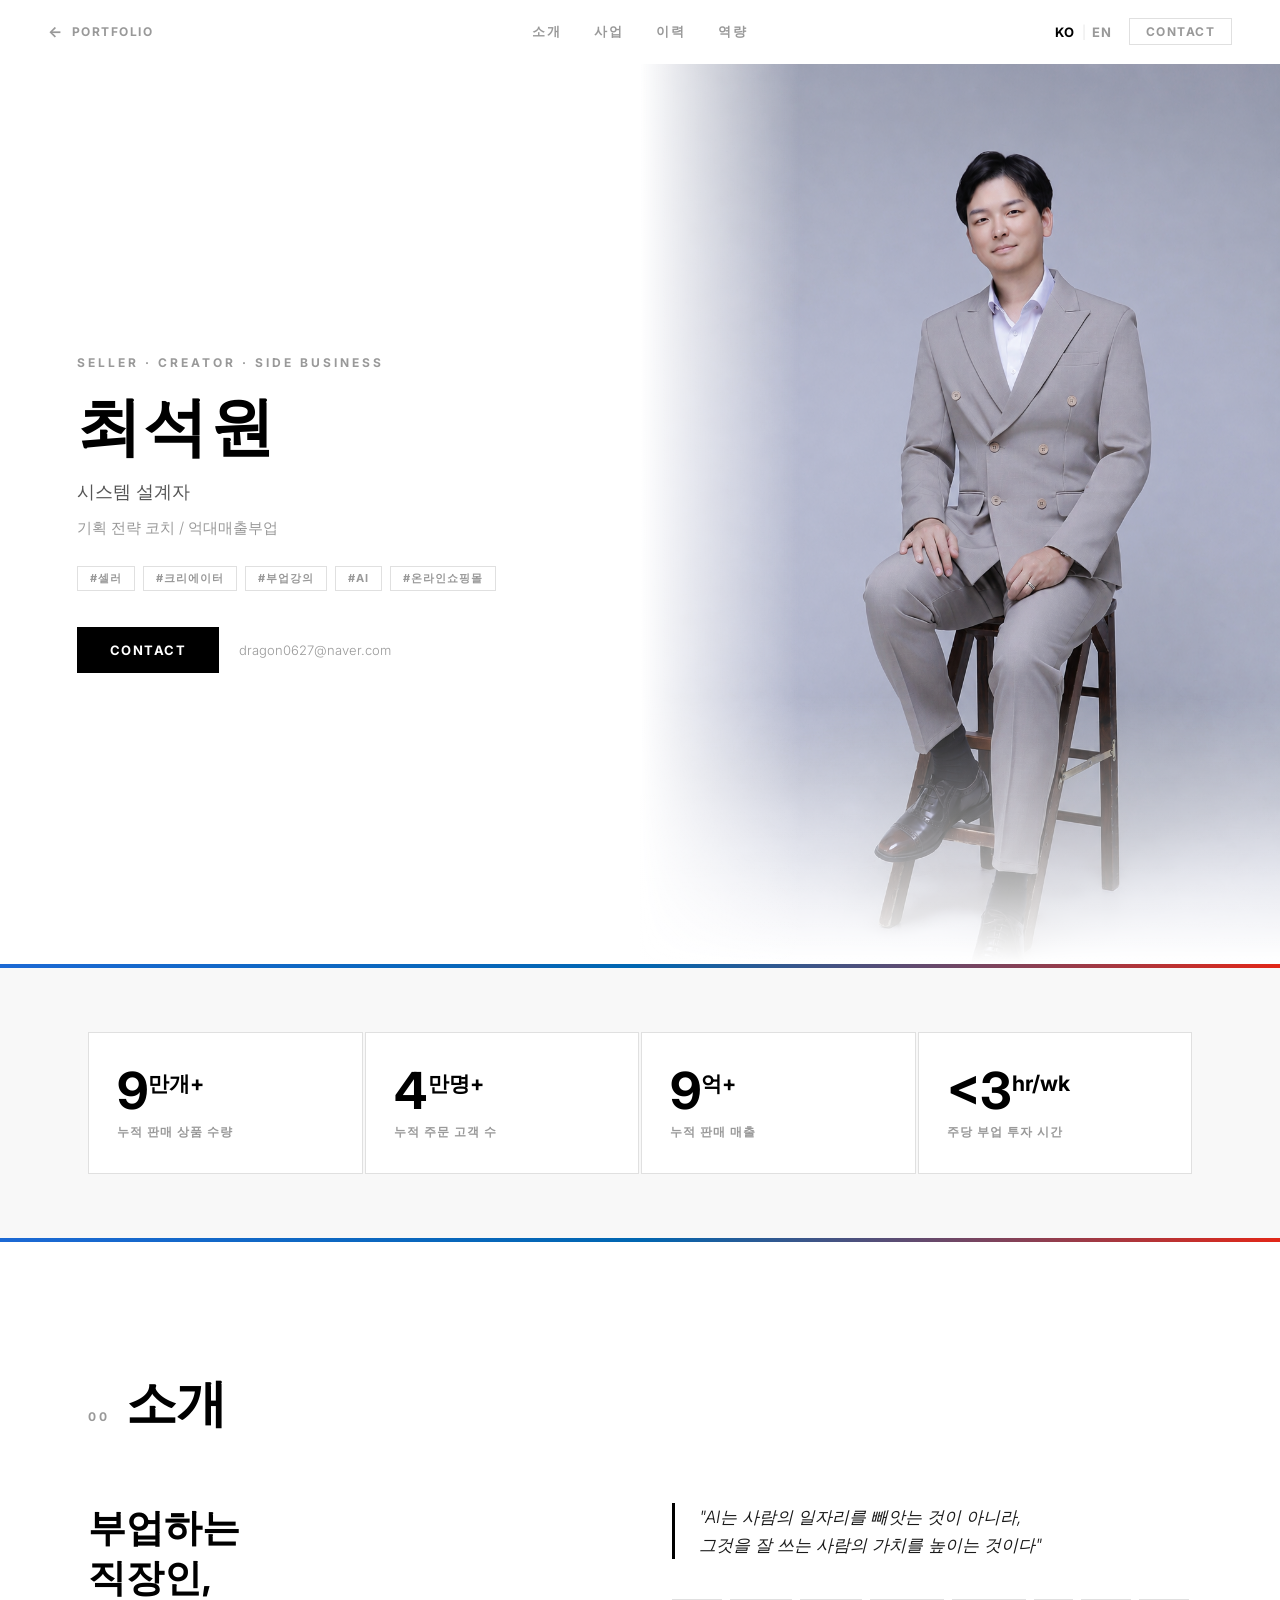
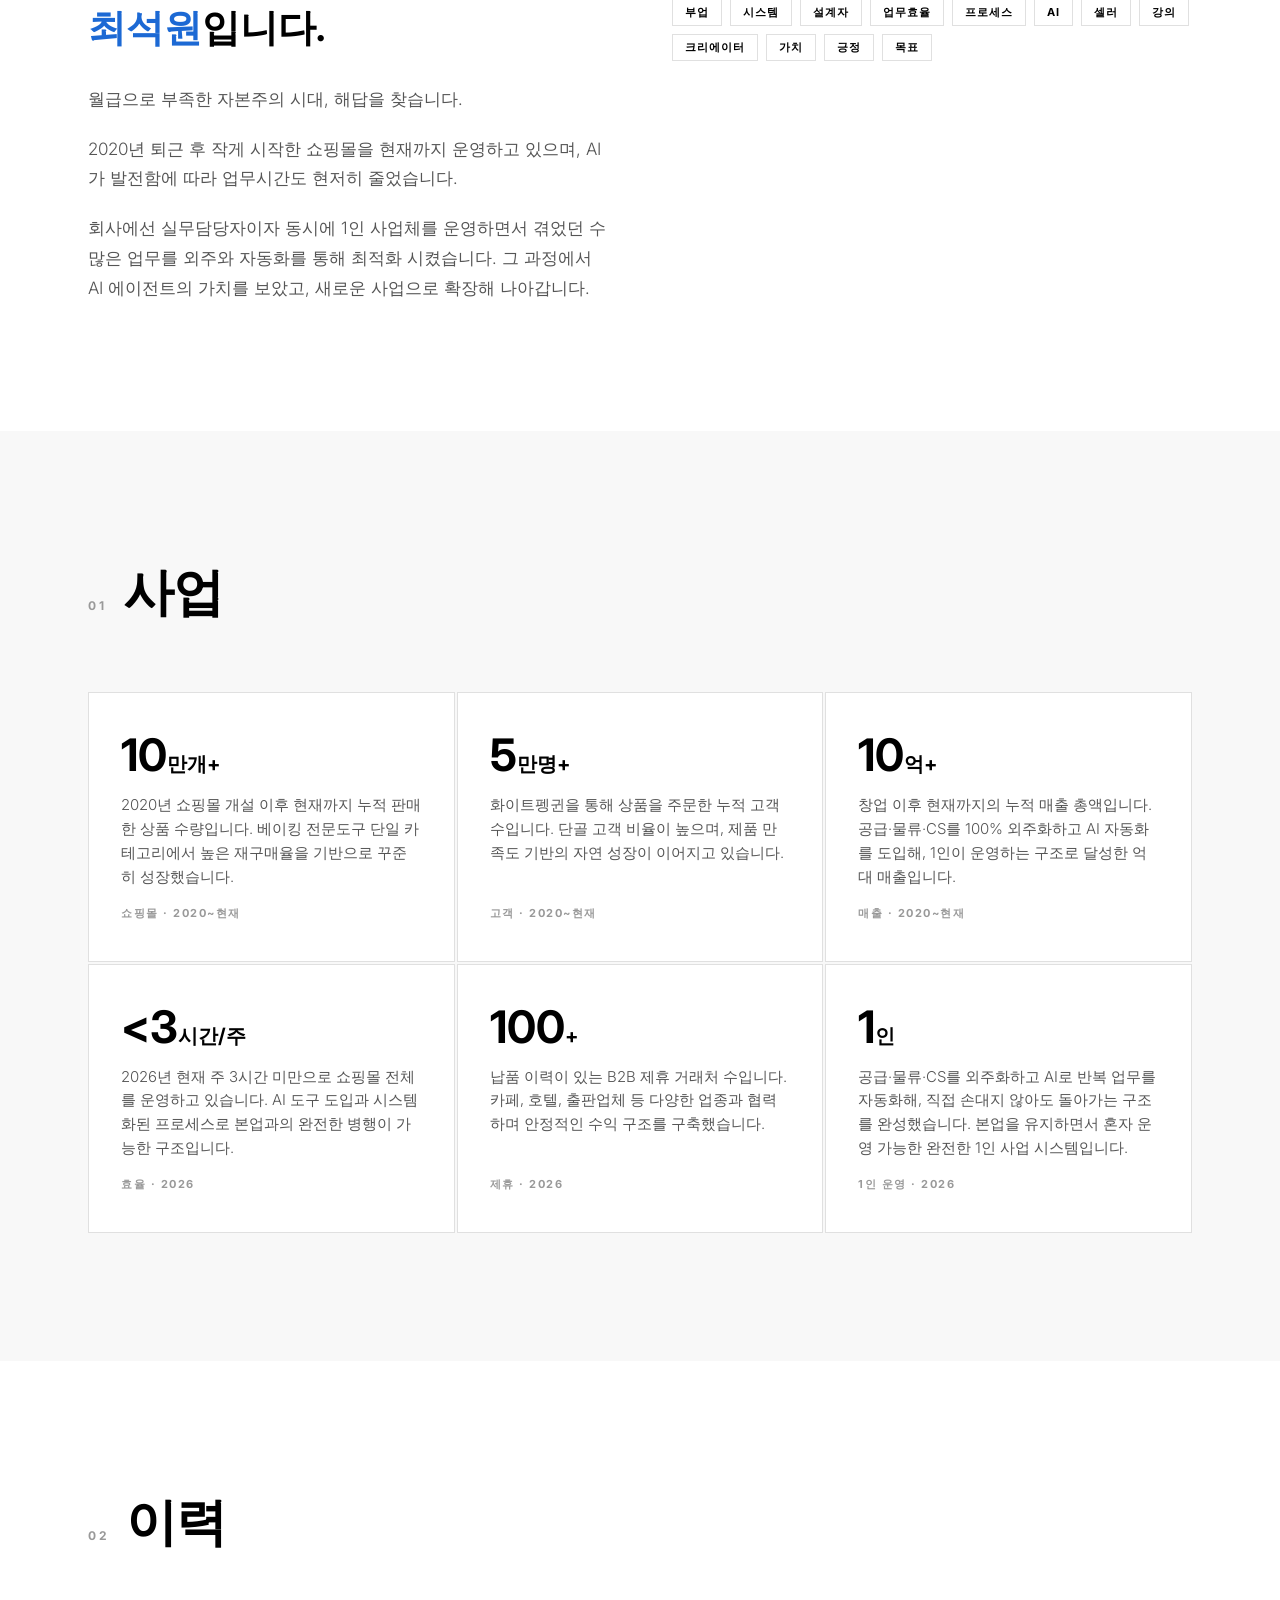
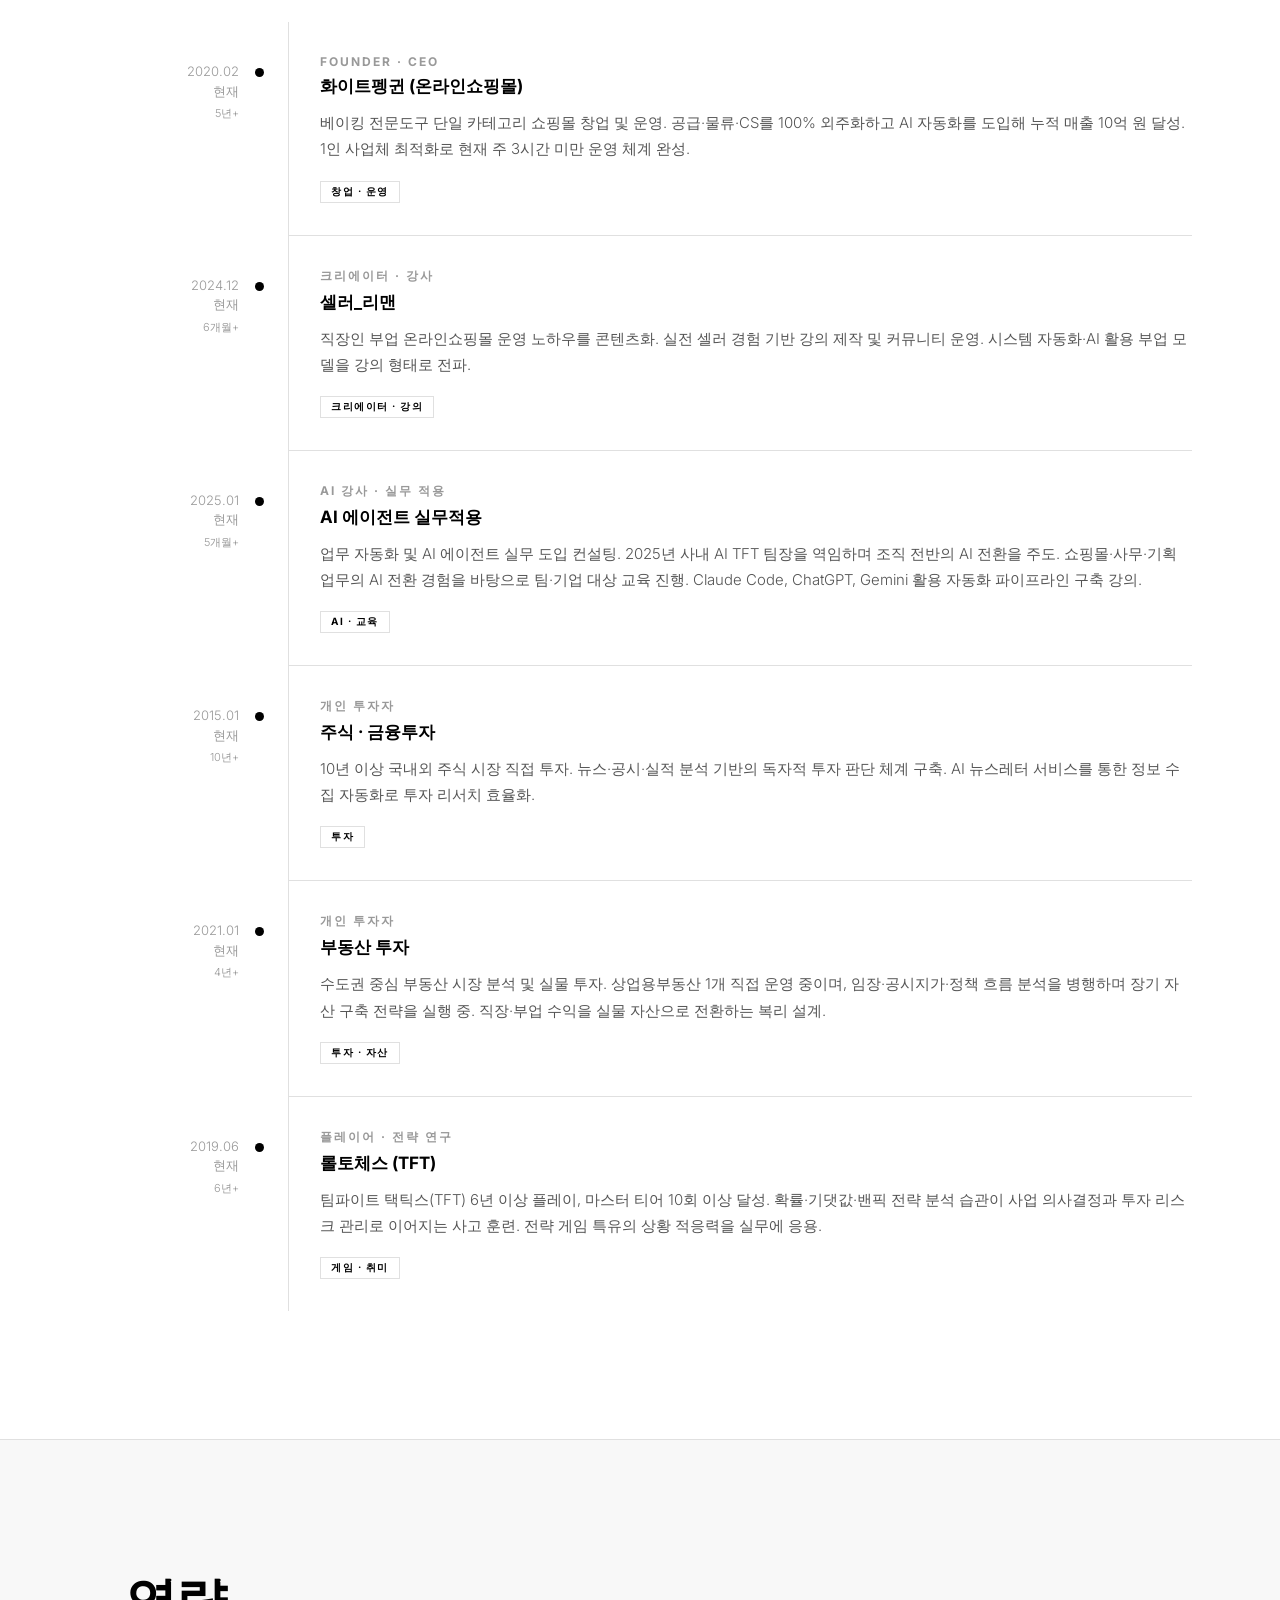
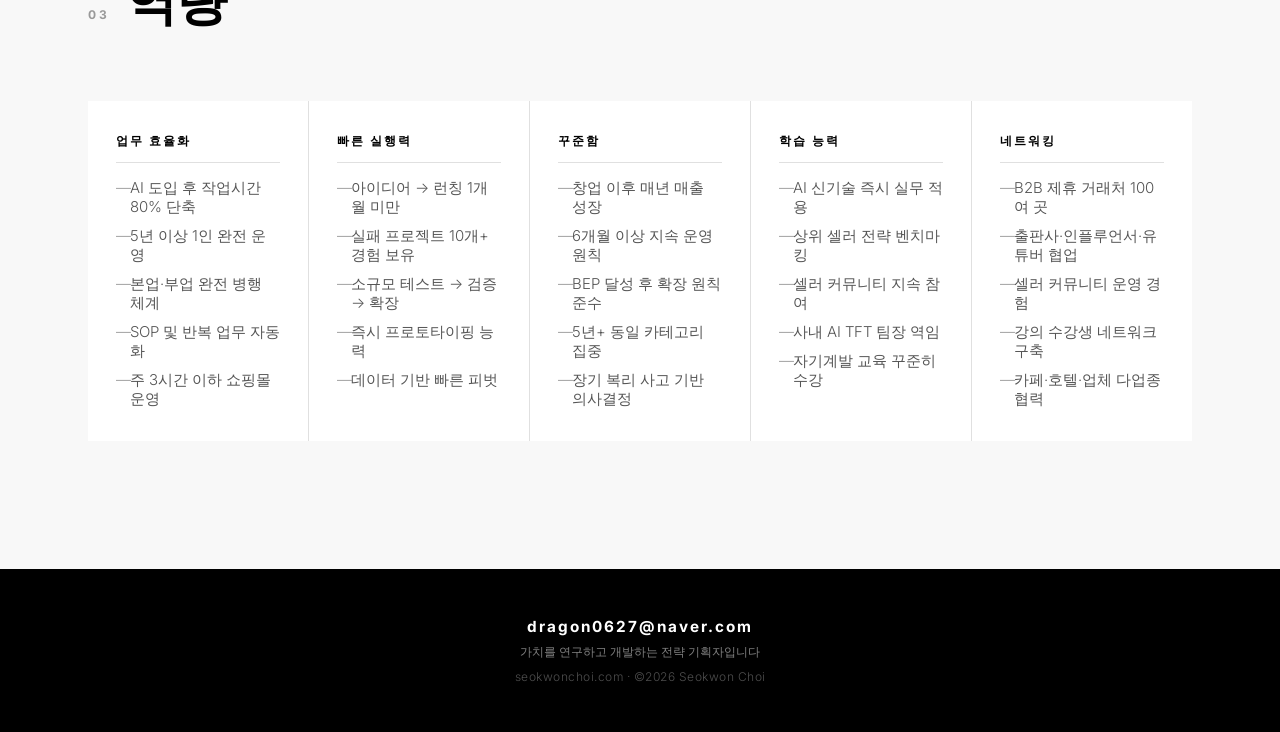
<file: whitepenguin.html>
<!DOCTYPE html>
<html lang="en">
<head>
  <meta charset="UTF-8">
  <meta name="viewport" content="width=device-width, initial-scale=1.0">
  <meta name="description" content="Seokwon Choi — Entrepreneur. Business ventures, leadership, and growth.">
  <title>Seokwon Choi | Entrepreneur</title>
  <link rel="stylesheet" href="css/career.css">
</head>
<body>

<!-- 스크롤 진행 바 -->
<div id="progress-bar"></div>

<!-- NAV -->
<nav id="nav">
  <a class="nav-back" href="index.html">Portfolio</a>
  <div class="nav-links">
    <a href="#about">About</a>
    <a href="#ventures">Ventures</a>
    <a href="#career">Career</a>
    <a href="#capabilities">Capabilities</a>
  </div>
  <div class="nav-right">
    <div class="lang-switch">
      <button class="lang-btn active" data-lang="ko">KO</button>
      <span class="lang-sep">|</span>
      <button class="lang-btn" data-lang="en">EN</button>
    </div>
    <a class="nav-contact-link" href="mailto:dragon0627@naver.com">Contact</a>
  </div>
</nav>

<main id="top">

  <!-- HERO -->
  <section class="hero">
    <div class="hero-text">
      <p class="hero-badge">Seller · Creator · Side Business</p>
      <h1 class="hero-name">최석원</h1>
      <p class="hero-title">시스템 설계자</p>
      <p class="hero-sub">기획 전략 코치 / 억대매출부업</p>
      <div class="hero-tags">
        <span class="hero-tag">#셀러</span>
        <span class="hero-tag">#크리에이터</span>
        <span class="hero-tag">#부업강의</span>
        <span class="hero-tag">#AI</span>
        <span class="hero-tag">#온라인쇼핑몰</span>
      </div>
      <div class="hero-actions">
        <a href="mailto:dragon0627@naver.com" class="hero-cta">Contact</a>
        <span class="hero-email-link">dragon0627@naver.com</span>
      </div>
    </div>
    <div class="hero-photo-wrap">
      <img src="photos/profile2.png" alt="Seokwon Choi" width="800" height="1200" loading="eager" fetchpriority="high">
    </div>
  </section>

  <!-- M STRIPE -->
  <div class="m-stripe" data-anim></div>

  <!-- STATS BAND -->
  <div class="stats-band">
    <div class="stats-grid section-inner">
      <div class="stat-cell" data-anim>
        <div class="stat-value"><span class="counter" data-target="10">0</span><sup>만개+</sup></div>
        <div class="stat-label">누적 판매 상품 수량</div>
      </div>
      <div class="stat-cell" data-anim>
        <div class="stat-value"><span class="counter" data-target="5">0</span><sup>만명+</sup></div>
        <div class="stat-label">누적 주문 고객 수</div>
      </div>
      <div class="stat-cell" data-anim>
        <div class="stat-value"><span class="counter" data-target="10">0</span><sup>억+</sup></div>
        <div class="stat-label">누적 판매 매출</div>
      </div>
      <div class="stat-cell" data-anim>
        <div class="stat-value">&lt;3<sup>hr/wk</sup></div>
        <div class="stat-label">주당 부업 투자 시간</div>
      </div>
    </div>
  </div>

  <!-- M STRIPE -->
  <div class="m-stripe" data-anim></div>

  <!-- ABOUT -->
  <section class="section-about" id="about">
    <div class="section-inner">
      <div class="section-header" data-anim>
        <span class="section-num">00</span>
        <h2 class="section-title">About</h2>
      </div>
      <div class="about-grid">
        <div>
          <h3 class="about-greeting" data-anim>
            부업하는<br>
            직장인,<br>
            <em>최석원</em>입니다.
          </h3>
          <div class="about-body" data-anim>
            <p>월급으로 부족한 자본주의 시대, 해답을 찾습니다.</p>
            <p>2020년 퇴근 후 작게 시작한 쇼핑몰을 현재까지 운영하고 있으며, AI가 발전함에 따라 업무시간도 현저히 줄었습니다.</p>
            <p>회사에선 실무담당자이자 동시에 1인 사업체를 운영하면서 겪었던 수많은 업무를 외주와 자동화를 통해 최적화 시켰습니다. 그 과정에서 AI 에이전트의 가치를 보았고, 새로운 사업으로 확장해 나아갑니다.</p>
          </div>
        </div>
        <div class="about-right" data-anim>
          <div class="about-quote">
            <p>"AI는 사람의 일자리를 빼앗는 것이 아니라,<br>그것을 잘 쓰는 사람의 가치를 높이는 것이다"</p>
          </div>
          <div class="about-keywords">
            <span class="keyword">부업</span>
            <span class="keyword">시스템</span>
            <span class="keyword">설계자</span>
            <span class="keyword">업무효율</span>
            <span class="keyword">프로세스</span>
            <span class="keyword">AI</span>
            <span class="keyword">셀러</span>
            <span class="keyword">강의</span>
            <span class="keyword">크리에이터</span>
            <span class="keyword">가치</span>
            <span class="keyword">긍정</span>
            <span class="keyword">목표</span>
          </div>
        </div>
      </div>
    </div>
  </section>

  <!-- VENTURES (핵심 사업/프로젝트) -->
  <section class="section-ventures" id="ventures">
    <div class="section-inner">
      <div class="section-header" data-anim>
        <span class="section-num">01</span>
        <h2 class="section-title">Ventures</h2>
      </div>
      <div class="venture-grid">

        <div class="venture-cell" data-anim>
          <div class="venture-number">10<span class="venture-unit">만개+</span></div>
          <div class="venture-desc">2020년 쇼핑몰 개설 이후 현재까지 누적 판매한 상품 수량입니다. 베이킹 전문도구 단일 카테고리에서 높은 재구매율을 기반으로 꾸준히 성장했습니다.</div>
          <span class="venture-tag">쇼핑몰 · 2020~현재</span>
        </div>

        <div class="venture-cell" data-anim>
          <div class="venture-number">5<span class="venture-unit">만명+</span></div>
          <div class="venture-desc">화이트펭귄을 통해 상품을 주문한 누적 고객 수입니다. 단골 고객 비율이 높으며, 제품 만족도 기반의 자연 성장이 이어지고 있습니다.</div>
          <span class="venture-tag">고객 · 2020~현재</span>
        </div>

        <div class="venture-cell" data-anim>
          <div class="venture-number">10<span class="venture-unit">억+</span></div>
          <div class="venture-desc">창업 이후 현재까지의 누적 매출 총액입니다. 공급·물류·CS를 100% 외주화하고 AI 자동화를 도입해, 1인이 운영하는 구조로 달성한 억대 매출입니다.</div>
          <span class="venture-tag">매출 · 2020~현재</span>
        </div>

        <div class="venture-cell" data-anim>
          <div class="venture-number">&lt;3<span class="venture-unit">시간/주</span></div>
          <div class="venture-desc">2026년 현재 주 3시간 미만으로 쇼핑몰 전체를 운영하고 있습니다. AI 도구 도입과 시스템화된 프로세스로 본업과의 완전한 병행이 가능한 구조입니다.</div>
          <span class="venture-tag">효율 · 2026</span>
        </div>

        <div class="venture-cell" data-anim>
          <div class="venture-number">100<span class="venture-unit">+</span></div>
          <div class="venture-desc">납품 이력이 있는 B2B 제휴 거래처 수입니다. 카페, 호텔, 출판업체 등 다양한 업종과 협력하며 안정적인 수익 구조를 구축했습니다.</div>
          <span class="venture-tag">제휴 · 2026</span>
        </div>

        <div class="venture-cell" data-anim>
          <div class="venture-number">1<span class="venture-unit">인</span></div>
          <div class="venture-desc">공급·물류·CS를 외주화하고 AI로 반복 업무를 자동화해, 직접 손대지 않아도 돌아가는 구조를 완성했습니다. 본업을 유지하면서 혼자 운영 가능한 완전한 1인 사업 시스템입니다.</div>
          <span class="venture-tag">1인 운영 · 2026</span>
        </div>

      </div>
    </div>
  </section>

  <!-- CAREER TIMELINE (사업가 이력) -->
  <section class="section-career" id="career">
    <div class="section-inner">
      <div class="section-header" data-anim>
        <span class="section-num">02</span>
        <h2 class="section-title">Career</h2>
      </div>
      <div class="timeline">
        <div class="timeline-track"></div>

        <!-- 이력 1: 화이트펭귄 -->
        <div class="timeline-item" data-anim>
          <div class="timeline-left">
            <div class="timeline-period">2020.02<br>현재<span class="timeline-duration">5년+</span></div>
            <div class="timeline-dot"></div>
          </div>
          <div class="timeline-body">
            <div class="tl-role">Founder · CEO</div>
            <div class="tl-company">화이트펭귄 (온라인쇼핑몰)</div>
            <div class="tl-desc">베이킹 전문도구 단일 카테고리 쇼핑몰 창업 및 운영. 공급·물류·CS를 100% 외주화하고 AI 자동화를 도입해 누적 매출 10억 원 달성. 1인 사업체 최적화로 현재 주 3시간 미만 운영 체계 완성.</div>
            <span class="tl-badge">창업 · 운영</span>
          </div>
        </div>

        <!-- 이력 2: 셀러_리맨 -->
        <div class="timeline-item" data-anim>
          <div class="timeline-left">
            <div class="timeline-period">2024.12<br>현재<span class="timeline-duration">6개월+</span></div>
            <div class="timeline-dot"></div>
          </div>
          <div class="timeline-body">
            <div class="tl-role">크리에이터 · 강사</div>
            <div class="tl-company">셀러_리맨</div>
            <div class="tl-desc">직장인 부업 온라인쇼핑몰 운영 노하우를 콘텐츠화. 실전 셀러 경험 기반 강의 제작 및 커뮤니티 운영. 시스템 자동화·AI 활용 부업 모델을 강의 형태로 전파.</div>
            <span class="tl-badge">크리에이터 · 강의</span>
          </div>
        </div>

        <!-- 이력 3: AI 에이전트 실무적용 -->
        <div class="timeline-item" data-anim>
          <div class="timeline-left">
            <div class="timeline-period">2025.01<br>현재<span class="timeline-duration">5개월+</span></div>
            <div class="timeline-dot"></div>
          </div>
          <div class="timeline-body">
            <div class="tl-role">AI 강사 · 실무 적용</div>
            <div class="tl-company">AI 에이전트 실무적용</div>
            <div class="tl-desc">업무 자동화 및 AI 에이전트 실무 도입 컨설팅. 2025년 사내 AI TFT 팀장을 역임하며 조직 전반의 AI 전환을 주도. 쇼핑몰·사무·기획 업무의 AI 전환 경험을 바탕으로 팀·기업 대상 교육 진행. Claude Code, ChatGPT, Gemini 활용 자동화 파이프라인 구축 강의.</div>
            <span class="tl-badge">AI · 교육</span>
          </div>
        </div>

        <!-- 이력 4: 주식 -->
        <div class="timeline-item" data-anim>
          <div class="timeline-left">
            <div class="timeline-period">2015.01<br>현재<span class="timeline-duration">10년+</span></div>
            <div class="timeline-dot"></div>
          </div>
          <div class="timeline-body">
            <div class="tl-role">개인 투자자</div>
            <div class="tl-company">주식 · 금융투자</div>
            <div class="tl-desc">10년 이상 국내외 주식 시장 직접 투자. 뉴스·공시·실적 분석 기반의 독자적 투자 판단 체계 구축. AI 뉴스레터 서비스를 통한 정보 수집 자동화로 투자 리서치 효율화.</div>
            <span class="tl-badge">투자</span>
          </div>
        </div>

        <!-- 이력 5: 부동산 -->
        <div class="timeline-item" data-anim>
          <div class="timeline-left">
            <div class="timeline-period">2021.01<br>현재<span class="timeline-duration">4년+</span></div>
            <div class="timeline-dot"></div>
          </div>
          <div class="timeline-body">
            <div class="tl-role">개인 투자자</div>
            <div class="tl-company">부동산 투자</div>
            <div class="tl-desc">수도권 중심 부동산 시장 분석 및 실물 투자. 상업용부동산 1개 직접 운영 중이며, 임장·공시지가·정책 흐름 분석을 병행하며 장기 자산 구축 전략을 실행 중. 직장·부업 수익을 실물 자산으로 전환하는 복리 설계.</div>
            <span class="tl-badge">투자 · 자산</span>
          </div>
        </div>

        <!-- 이력 6: 롤토체스 -->
        <div class="timeline-item" data-anim>
          <div class="timeline-left">
            <div class="timeline-period">2019.06<br>현재<span class="timeline-duration">6년+</span></div>
            <div class="timeline-dot"></div>
          </div>
          <div class="timeline-body">
            <div class="tl-role">플레이어 · 전략 연구</div>
            <div class="tl-company">롤토체스 (TFT)</div>
            <div class="tl-desc">팀파이트 택틱스(TFT) 6년 이상 플레이, 마스터 티어 10회 이상 달성. 확률·기댓값·밴픽 전략 분석 습관이 사업 의사결정과 투자 리스크 관리로 이어지는 사고 훈련. 전략 게임 특유의 상황 적응력을 실무에 응용.</div>
            <span class="tl-badge">게임 · 취미</span>
          </div>
        </div>

      </div>
    </div>
  </section>

  <!-- CAPABILITIES -->
  <section class="section-capabilities" id="capabilities">
    <div class="section-inner">
      <div class="section-header" data-anim>
        <span class="section-num">03</span>
        <h2 class="section-title">Capabilities</h2>
      </div>
      <div class="cap-grid">

        <div class="cap-cell" data-anim>
          <div class="cap-domain">업무 효율화</div>
          <ul class="cap-items">
            <li>AI 도입 후 작업시간 80% 단축</li>
            <li>5년 이상 1인 완전 운영</li>
            <li>본업·부업 완전 병행 체계</li>
            <li>SOP 및 반복 업무 자동화</li>
            <li>주 3시간 이하 쇼핑몰 운영</li>
          </ul>
        </div>

        <div class="cap-cell" data-anim>
          <div class="cap-domain">빠른 실행력</div>
          <ul class="cap-items">
            <li>아이디어 → 런칭 1개월 미만</li>
            <li>실패 프로젝트 10개+ 경험 보유</li>
            <li>소규모 테스트 → 검증 → 확장</li>
            <li>즉시 프로토타이핑 능력</li>
            <li>데이터 기반 빠른 피벗</li>
          </ul>
        </div>

        <div class="cap-cell" data-anim>
          <div class="cap-domain">꾸준함</div>
          <ul class="cap-items">
            <li>창업 이후 매년 매출 성장</li>
            <li>6개월 이상 지속 운영 원칙</li>
            <li>BEP 달성 후 확장 원칙 준수</li>
            <li>5년+ 동일 카테고리 집중</li>
            <li>장기 복리 사고 기반 의사결정</li>
          </ul>
        </div>

        <div class="cap-cell" data-anim>
          <div class="cap-domain">학습 능력</div>
          <ul class="cap-items">
            <li>AI 신기술 즉시 실무 적용</li>
            <li>상위 셀러 전략 벤치마킹</li>
            <li>셀러 커뮤니티 지속 참여</li>
            <li>사내 AI TFT 팀장 역임</li>
            <li>자기계발 교육 꾸준히 수강</li>
          </ul>
        </div>

        <div class="cap-cell" data-anim>
          <div class="cap-domain">네트워킹</div>
          <ul class="cap-items">
            <li>B2B 제휴 거래처 100여 곳</li>
            <li>출판사·인플루언서·유튜버 협업</li>
            <li>셀러 커뮤니티 운영 경험</li>
            <li>강의 수강생 네트워크 구축</li>
            <li>카페·호텔·업체 다업종 협력</li>
          </ul>
        </div>

      </div>
    </div>
  </section>

</main>

<!-- FOOTER -->
<footer>
  <p class="footer-email">dragon0627@naver.com</p>
  <p class="footer-meta">가치를 연구하고 개발하는 전략 기획자입니다</p>
  <p class="footer-domain">seokwonchoi.com · ©2026 Seokwon Choi</p>
</footer>

<script src="js/career.js"></script>
</body>
</html>
</file>
<file: css/career.css>
/* ── GOOGLE FONTS ── */
@import url('https://fonts.googleapis.com/css2?family=Inter:wght@300;400;700&display=swap');

/* ── DESIGN TOKENS (White BMW M) ── */
:root {
  --canvas:        #ffffff;
  --surface-soft:  #f8f8f8;
  --surface-card:  #f2f2f2;
  --hairline:      #e0e0e0;
  --body:          #555555;
  --body-strong:   #1a1a1a;
  --on-light:      #000000;
  --muted:         #999999;
  --m-blue-light:  #1c69d4;
  --m-blue-dark:   #0066b1;
  --m-red:         #e22718;
  --section:       clamp(80px, 10vw, 140px);
}

/* ── RESET ── */
*, *::before, *::after { box-sizing: border-box; margin: 0; padding: 0; }
html { scroll-behavior: smooth; font-size: 17px; }
body {
  background: var(--canvas);
  color: var(--on-light);
  font-family: 'Inter', sans-serif;
  font-weight: 300;
  -webkit-font-smoothing: antialiased;
}
a { color: inherit; text-decoration: none; }
img { display: block; max-width: 100%; }

/* ── UTILITY ── */
.section-inner { max-width: 1200px; margin: 0 auto; padding: 0 48px; }

/* ── PROGRESS BAR ── */
#progress-bar {
  position: fixed; top: 0; left: 0; height: 3px; width: 0%;
  background: linear-gradient(90deg, var(--m-blue-light), var(--m-blue-dark), var(--m-red));
  z-index: 200; transition: width .1s linear;
}

/* ── NAV ── */
nav#nav {
  position: fixed; top: 0; left: 0; right: 0; z-index: 100;
  display: grid; grid-template-columns: 1fr auto 1fr;
  align-items: center;
  padding: 0 48px; height: 64px;
  background: rgba(255,255,255,.94);
  backdrop-filter: blur(12px);
  border-bottom: 1px solid transparent;
  transition: border-color .3s;
}
nav#nav.scrolled { border-bottom-color: var(--hairline); }

.nav-back {
  font-size: 12px; font-weight: 700; letter-spacing: 1.5px;
  text-transform: uppercase; color: var(--muted);
  display: flex; align-items: center; gap: 8px;
  transition: color .2s;
}
.nav-back::before { content: '←'; font-size: 15px; }
.nav-back:hover { color: var(--on-light); }

.nav-links { display: flex; align-items: center; gap: 32px; justify-content: center; }
.nav-links a {
  font-size: 13px; font-weight: 700; letter-spacing: 2px;
  text-transform: uppercase; color: var(--muted);
  transition: color .2s;
}
.nav-links a:hover { color: var(--on-light); }

.nav-right { display: flex; align-items: center; justify-content: flex-end; gap: 16px; }
.lang-switch { display: flex; align-items: center; gap: 6px; }
.lang-btn {
  background: none; border: none; cursor: pointer; font-family: inherit;
  font-size: 13px; font-weight: 700; letter-spacing: 1.5px;
  color: var(--muted); padding: 2px 0; transition: color .2s;
}
.lang-btn.active { color: var(--on-light); }
.lang-btn:hover { color: var(--on-light); }
.lang-sep { color: var(--hairline); font-size: 13px; user-select: none; }
.nav-contact-link {
  font-size: 12px; font-weight: 700; letter-spacing: 1.5px;
  text-transform: uppercase; color: var(--muted);
  border: 1px solid var(--hairline); padding: 5px 16px;
  transition: border-color .2s, color .2s;
}
.nav-contact-link:hover { border-color: var(--on-light); color: var(--on-light); }

/* ── M STRIPE ── */
.m-stripe {
  height: 4px;
  background: linear-gradient(90deg, var(--m-blue-light) 0%, var(--m-blue-dark) 50%, var(--m-red) 100%);
  opacity: 0; transition: opacity .6s;
}
.m-stripe.visible { opacity: 1; }

/* ── HERO ── */
.hero {
  min-height: 100vh; padding-top: 64px;
  display: grid; grid-template-columns: 1fr 1fr;
  align-items: center;
  background: var(--canvas);
}
.hero-text {
  padding: clamp(48px,8vw,100px) 48px clamp(48px,8vw,100px) clamp(32px,6vw,80px);
}
.hero-badge {
  font-size: 12px; font-weight: 700; letter-spacing: 3px;
  color: var(--muted); text-transform: uppercase; margin-bottom: 24px;
  opacity: 0; animation: fadeUp .6s .1s forwards;
}
.hero-name {
  font-size: clamp(2.8rem,5vw,4.2rem); font-weight: 700;
  letter-spacing: .04em; line-height: 1; margin-bottom: 20px;
  color: var(--on-light);
  opacity: 0; animation: fadeUp .6s .25s forwards;
}
.hero-title {
  font-size: clamp(1rem,1.4vw,1.05rem); font-weight: 300;
  color: var(--body); line-height: 1.6; margin-bottom: 12px;
  opacity: 0; animation: fadeUp .6s .4s forwards;
}
.hero-sub {
  font-size: .88rem; color: var(--muted); margin-bottom: 28px;
  opacity: 0; animation: fadeUp .6s .5s forwards;
}
.hero-tags {
  display: flex; flex-wrap: wrap; gap: 8px; margin-bottom: 36px;
  opacity: 0; animation: fadeUp .6s .6s forwards;
}
.hero-tag {
  font-size: 11px; font-weight: 700; letter-spacing: 1px;
  text-transform: uppercase; color: var(--muted);
  border: 1px solid var(--hairline); padding: 4px 12px;
}
.hero-actions {
  display: flex; align-items: center; gap: 20px;
  opacity: 0; animation: fadeUp .6s .75s forwards;
}
.hero-cta {
  display: inline-block; font-size: 13px; font-weight: 700;
  letter-spacing: 1.5px; text-transform: uppercase;
  background: var(--on-light); color: var(--canvas);
  padding: 14px 32px; border: 1px solid var(--on-light);
  transition: background .2s, color .2s;
}
.hero-cta:hover { background: var(--canvas); color: var(--on-light); }
.hero-email-link { font-size: 13px; color: var(--muted); }

.hero-photo-wrap {
  position: relative; height: 100vh; overflow: hidden;
  background: var(--surface-soft);
}
.hero-photo-wrap img {
  width: 100%; height: 100%;
  object-fit: cover; object-position: top center;
  opacity: 0; animation: fadeIn .8s .3s forwards;
}
.hero-photo-wrap::after {
  content: '';
  position: absolute; inset: 0;
  background: linear-gradient(to right, var(--canvas) 0%, transparent 25%),
              linear-gradient(to top, var(--canvas) 0%, transparent 30%);
}

@keyframes fadeUp {
  from { opacity:0; transform:translateY(20px); }
  to   { opacity:1; transform:translateY(0); }
}
@keyframes fadeIn {
  from { opacity:0; }
  to   { opacity:1; }
}

/* ── STATS BAND ── */
.stats-band {
  background: var(--surface-soft);
  padding: clamp(40px,5vw,64px) 0;
}
.stats-grid {
  display: grid; grid-template-columns: repeat(4,1fr);
  gap: 2px;
}
.stat-cell {
  background: var(--canvas); padding: 32px 28px;
  border: 1px solid var(--hairline);
  opacity: 0; transform: translateY(16px);
  transition: opacity .5s, transform .5s;
}
.stat-cell.visible { opacity:1; transform:none; }
.stat-cell:nth-child(2) { transition-delay:.1s; }
.stat-cell:nth-child(3) { transition-delay:.2s; }
.stat-cell:nth-child(4) { transition-delay:.3s; }
.stat-value {
  font-size: clamp(2rem,4vw,3rem); font-weight: 700;
  color: var(--on-light); line-height: 1; margin-bottom: 8px;
}
.stat-value sup { font-size:.42em; font-weight:700; vertical-align:super; }
.stat-label {
  font-size: 12px; font-weight: 700; letter-spacing: 1px;
  text-transform: uppercase; color: var(--muted);
}
.stat-sub { font-size: 11px; color: var(--muted); margin-top: 4px; }

/* ── SECTION HEADER ── */
.section-header {
  display: flex; align-items: baseline; gap: 16px; margin-bottom: 64px;
  opacity: 0; transform: translateY(16px);
  transition: opacity .5s, transform .5s;
}
.section-header.visible { opacity:1; transform:none; }
.section-num { font-size: 12px; font-weight: 700; letter-spacing: 3px; color: var(--muted); }
.section-title {
  font-size: clamp(2rem,4vw,3rem); font-weight: 700;
  text-transform: uppercase; letter-spacing: -.01em; color: var(--on-light);
}

/* ── ABOUT ── */
.section-about { padding: var(--section) 0; background: var(--canvas); }
.about-grid {
  display: grid; grid-template-columns: 1fr 1fr; gap: 64px; align-items: start;
}
.about-greeting {
  font-size: clamp(1.8rem,3vw,2.4rem); font-weight: 700;
  line-height: 1.3; color: var(--on-light); margin-bottom: 32px;
  opacity: 0; transform: translateY(16px);
  transition: opacity .5s, transform .5s;
}
.about-greeting.visible { opacity:1; transform:none; }
.about-greeting em { font-style:normal; color: var(--m-blue-light); }
.about-body {
  display: flex; flex-direction: column; gap: 20px;
  opacity: 0; transform: translateY(16px);
  transition: opacity .5s .15s, transform .5s .15s;
}
.about-body.visible { opacity:1; transform:none; }
.about-body p { color: var(--body); line-height: 1.75; }
.about-body strong { color: var(--body-strong); font-weight:700; }
.about-right {
  opacity: 0; transform: translateY(16px);
  transition: opacity .5s .1s, transform .5s .1s;
}
.about-right.visible { opacity:1; transform:none; }
.about-quote {
  border-left: 3px solid var(--on-light); padding-left: 24px; margin-bottom: 40px;
}
.about-quote p { font-size:1rem; color:var(--body-strong); line-height:1.65; font-style:italic; }
.about-keywords { display: flex; flex-wrap: wrap; gap: 8px; }
.keyword {
  font-size: 11px; font-weight: 700; letter-spacing: 1px; text-transform: uppercase;
  color: var(--on-light); border: 1px solid var(--hairline); padding: 5px 12px;
}

/* ── VENTURES ── */
.section-ventures { padding: var(--section) 0; background: var(--surface-soft); }
.venture-grid {
  display: grid; grid-template-columns: repeat(3,1fr); gap: 2px;
}
.venture-cell {
  background: var(--canvas); padding: 40px 32px;
  border: 1px solid var(--hairline);
  display: flex; flex-direction: column; gap: 16px;
  opacity: 0; transform: translateY(16px);
  transition: opacity .5s, transform .5s;
}
.venture-cell.visible { opacity:1; transform:none; }
.venture-cell:nth-child(2).visible { transition-delay:.1s; }
.venture-cell:nth-child(3).visible { transition-delay:.2s; }
.venture-cell:nth-child(4).visible { transition-delay:.05s; }
.venture-cell:nth-child(5).visible { transition-delay:.15s; }
.venture-cell:nth-child(6).visible { transition-delay:.25s; }
.venture-number {
  font-size: clamp(2rem,3.5vw,3rem); font-weight: 700;
  color: var(--on-light); line-height: 1;
}
.venture-unit { font-size:.45em; font-weight:700; }
.venture-desc { font-size:.88rem; color:var(--body); line-height:1.6; flex:1; }
.venture-tag {
  font-size: 11px; font-weight: 700; letter-spacing: 1.5px;
  text-transform: uppercase; color: var(--muted);
}

/* ── TIMELINE ── */
.section-career { padding: var(--section) 0; background: var(--canvas); }
.timeline { position: relative; display: flex; flex-direction: column; }
.timeline-track {
  position: absolute; left: 200px; top: 0; bottom: 0; width: 1px;
  background: var(--hairline);
}
.timeline-item {
  display: grid; grid-template-columns: 200px 1fr;
  opacity: 0; transform: translateY(16px);
  transition: opacity .5s, transform .5s;
}
.timeline-item.visible { opacity:1; transform:none; }
.timeline-item:nth-child(2).visible { transition-delay:.05s; }
.timeline-item:nth-child(3).visible { transition-delay:.1s; }
.timeline-item:nth-child(4).visible { transition-delay:.15s; }
.timeline-item:nth-child(5).visible { transition-delay:.2s; }
.timeline-item:nth-child(6).visible { transition-delay:.25s; }
.timeline-item:nth-child(7).visible { transition-delay:.3s; }
.timeline-left {
  display: flex; align-items: flex-start; gap: 16px;
  padding: 40px 24px 40px 0;
}
.timeline-period {
  font-size: 13px; color: var(--muted); line-height: 1.5;
  text-align: right; flex: 1;
}
.timeline-duration { display: block; font-size: 11px; color: var(--muted); margin-top: 4px; }
.timeline-dot {
  width: 9px; height: 9px; border-radius: 50%;
  background: var(--on-light); flex-shrink: 0; margin-top: 6px;
}
.timeline-body {
  padding: 32px 0 32px 32px;
  border-bottom: 1px solid var(--hairline);
}
.timeline-item:last-child .timeline-body { border-bottom: none; }
.tl-role {
  font-size: 12px; font-weight: 700; letter-spacing: 2px;
  text-transform: uppercase; color: var(--muted); margin-bottom: 6px;
}
.tl-company { font-size: 1rem; font-weight: 700; color: var(--on-light); margin-bottom: 12px; }
.tl-desc { font-size: .88rem; color: var(--body); line-height: 1.75; margin-bottom: 16px; }
.tl-badge {
  display: inline-block; font-size: 10px; font-weight: 700;
  letter-spacing: 1.5px; text-transform: uppercase;
  color: var(--on-light); border: 1px solid var(--hairline); padding: 3px 10px;
}

/* ── CAPABILITIES ── */
.section-capabilities { padding: var(--section) 0; background: var(--surface-soft); border-top: 1px solid var(--hairline); }
.cap-grid {
  display: grid; grid-template-columns: repeat(5,1fr);
  gap: 1px; background: var(--hairline);
}
.cap-cell {
  background: var(--canvas); padding: 32px 28px;
  opacity: 0; transform: translateY(16px);
  transition: opacity .5s, transform .5s;
}
.cap-cell.visible { opacity:1; transform:none; }
.cap-cell:nth-child(2).visible { transition-delay:.08s; }
.cap-cell:nth-child(3).visible { transition-delay:.16s; }
.cap-cell:nth-child(4).visible { transition-delay:.24s; }
.cap-cell:nth-child(5).visible { transition-delay:.32s; }
.cap-domain {
  font-size: 12px; font-weight: 700; letter-spacing: 2px; text-transform: uppercase;
  color: var(--on-light); margin-bottom: 16px;
  padding-bottom: 12px; border-bottom: 1px solid var(--hairline);
}
.cap-items { list-style: none; display: flex; flex-direction: column; gap: 10px; }
.cap-items li {
  font-size: .88rem; color: var(--body); padding-left: 14px; position: relative;
}
.cap-items li::before { content: '—'; position: absolute; left: 0; color: var(--muted); }

/* ── FOOTER ── */
footer {
  background: var(--on-light); color: var(--canvas);
  text-align: center; padding: 48px;
}
.footer-email { font-size: .9rem; font-weight: 700; letter-spacing: 2px; margin-bottom: 8px; }
.footer-meta { font-size: 12px; color: rgba(255,255,255,.5); margin-bottom: 8px; }
.footer-domain { font-size: 12px; color: rgba(255,255,255,.3); letter-spacing: .5px; }

/* ── RESPONSIVE ── */
@media (max-width: 900px) {
  .hero { grid-template-columns: 1fr; }
  .hero-photo-wrap { height: 55vw; min-height: 300px; }
  .stats-grid { grid-template-columns: repeat(2,1fr); }
  .about-grid { grid-template-columns: 1fr; gap: 40px; }
  .venture-grid { grid-template-columns: repeat(2,1fr); }
  .cap-grid { grid-template-columns: repeat(3,1fr); }
  .timeline-track { left: 140px; }
  .timeline-item { grid-template-columns: 140px 1fr; }
  nav#nav { padding: 0 24px; }
  .section-inner { padding: 0 24px; }
}
@media (max-width: 600px) {
  .hero-photo-wrap { height: 70vw; }
  .venture-grid, .stats-grid { grid-template-columns: 1fr; }
  .cap-grid { grid-template-columns: repeat(2,1fr); }
  .timeline-track { display: none; }
  .timeline-item { grid-template-columns: 1fr; }
  .timeline-left { padding: 24px 0 8px; flex-direction: row; }
  .timeline-period { text-align: left; }
  .timeline-body { padding: 0 0 32px; border-bottom: 1px solid var(--hairline); }
  .nav-links { display: none; }
  .hero-name { letter-spacing: .02em; }
}
</file>
